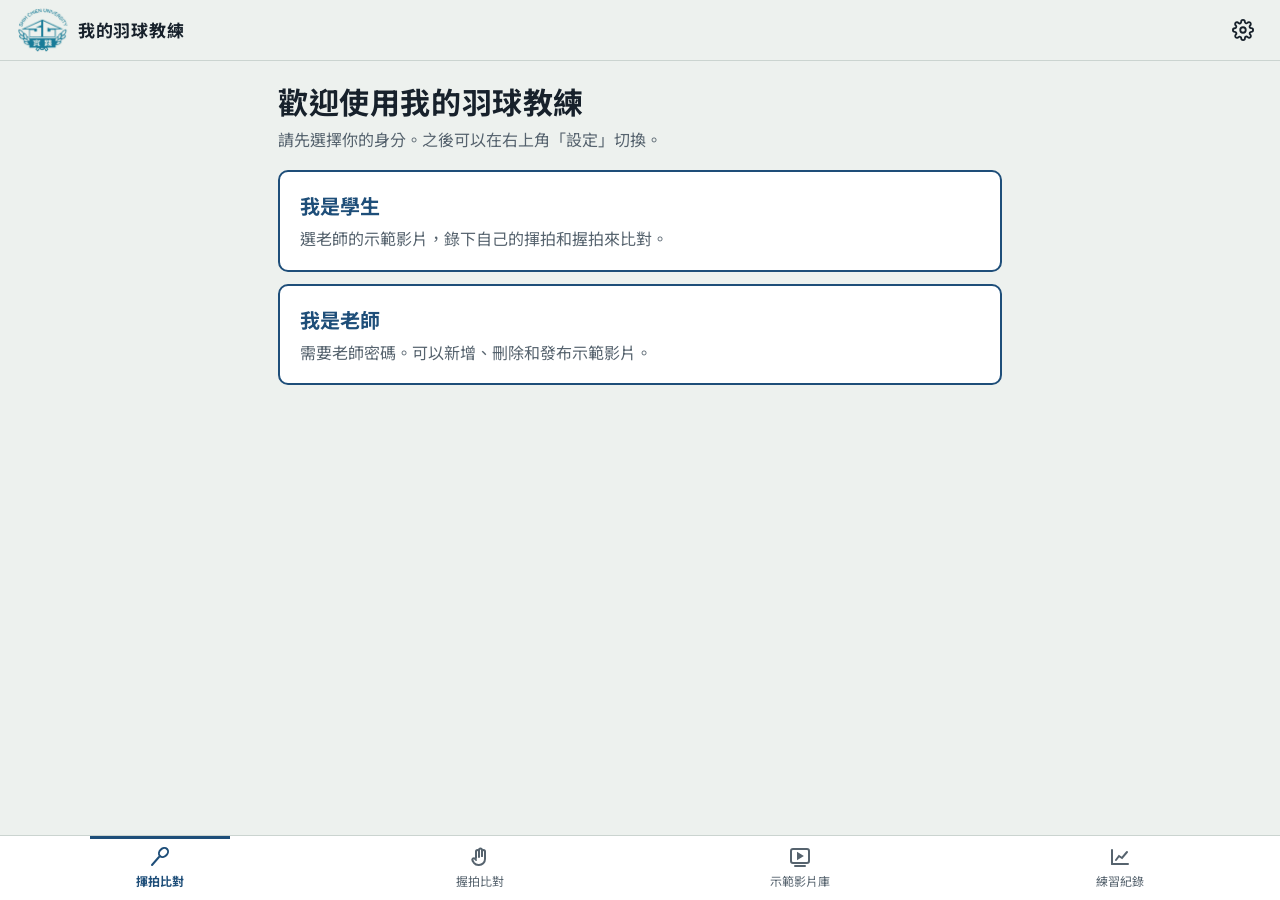
<file: index.html>
<!doctype html>
<html lang="zh-Hant-TW">
<head>
  <meta charset="utf-8">
  <meta name="viewport" content="width=device-width, initial-scale=1, viewport-fit=cover">
  <meta name="theme-color" content="#EDF1EE">
  <meta name="description" content="拍下你的揮拍與握拍，和老師的示範逐一比對角度、速度與位置。">
  <title>我的羽球教練</title>
  <link rel="manifest" href="manifest.webmanifest">
  <link rel="icon" type="image/png" href="icons/icon-192.png">
  <link rel="apple-touch-icon" href="icons/apple-touch-icon.png">
  <meta name="apple-mobile-web-app-capable" content="yes">
  <meta name="mobile-web-app-capable" content="yes">
  <meta name="apple-mobile-web-app-title" content="我的羽球教練">
  <meta name="apple-mobile-web-app-status-bar-style" content="default">
  <link rel="preconnect" href="https://fonts.googleapis.com">
  <link rel="preconnect" href="https://fonts.gstatic.com" crossorigin>
  <link rel="stylesheet" href="https://fonts.googleapis.com/css2?family=Barlow+Condensed:wght@500;600;700&family=Noto+Sans+TC:wght@400;500;700&display=swap">
  <link rel="stylesheet" href="css/app.css">
</head>
<body>
  <header class="topbar">
    <div class="brand">
      <img class="brand-logo" src="images/usc-logo.png" alt="實踐大學校徽" width="50" height="44">
      <span>我的羽球教練</span>
      <span id="roleBadge" class="role-badge" hidden>老師</span>
    </div>
    <button class="icon-btn" id="btnSettings" type="button" aria-label="設定">
      <svg viewBox="0 0 24 24" fill="none" stroke="currentColor" stroke-width="2" stroke-linecap="round" aria-hidden="true"><circle cx="12" cy="12" r="3"/><path d="M19.4 15a1.7 1.7 0 0 0 .3 1.8l.1.1a2 2 0 1 1-2.8 2.8l-.1-.1a1.7 1.7 0 0 0-1.8-.3 1.7 1.7 0 0 0-1 1.5V21a2 2 0 1 1-4 0v-.1a1.7 1.7 0 0 0-1.1-1.5 1.7 1.7 0 0 0-1.8.3l-.1.1a2 2 0 1 1-2.8-2.8l.1-.1a1.7 1.7 0 0 0 .3-1.8 1.7 1.7 0 0 0-1.5-1H3a2 2 0 1 1 0-4h.1a1.7 1.7 0 0 0 1.5-1.1 1.7 1.7 0 0 0-.3-1.8l-.1-.1a2 2 0 1 1 2.8-2.8l.1.1a1.7 1.7 0 0 0 1.8.3H9a1.7 1.7 0 0 0 1-1.5V3a2 2 0 1 1 4 0v.1a1.7 1.7 0 0 0 1 1.5 1.7 1.7 0 0 0 1.8-.3l.1-.1a2 2 0 1 1 2.8 2.8l-.1.1a1.7 1.7 0 0 0-.3 1.8V9a1.7 1.7 0 0 0 1.5 1H21a2 2 0 1 1 0 4h-.1a1.7 1.7 0 0 0-1.5 1z"/></svg>
    </button>
  </header>

  <main id="main" tabindex="-1">
    <div class="boot">載入中…</div>
  </main>

  <nav class="tabbar" aria-label="主要功能">
    <a href="#swing" data-tab="swing">
      <svg viewBox="0 0 24 24" fill="none" stroke="currentColor" stroke-width="2" stroke-linecap="round" aria-hidden="true"><path d="M4 20 L11 12"/><ellipse cx="15.5" cy="7.5" rx="4" ry="5" transform="rotate(45 15.5 7.5)"/></svg>
      揮拍比對
    </a>
    <a href="#grip" data-tab="grip">
      <svg viewBox="0 0 24 24" fill="none" stroke="currentColor" stroke-width="2" stroke-linecap="round" stroke-linejoin="round" aria-hidden="true"><path d="M8 13V6.5a1.5 1.5 0 0 1 3 0V12"/><path d="M11 11V5a1.5 1.5 0 0 1 3 0v6"/><path d="M14 11V6.5a1.5 1.5 0 0 1 3 0V14a6 6 0 0 1-6 6h-.5a6 6 0 0 1-4.6-2.2L4.5 15.6a1.6 1.6 0 0 1 2.4-2L8 15"/></svg>
      握拍比對
    </a>
    <a href="#library" data-tab="library">
      <svg viewBox="0 0 24 24" fill="none" stroke="currentColor" stroke-width="2" stroke-linecap="round" aria-hidden="true"><rect x="3" y="4" width="18" height="14" rx="2"/><path d="M10 8.5v5l4-2.5z" fill="currentColor"/><path d="M7 21h10"/></svg>
      示範影片庫
    </a>
    <a href="#history" data-tab="history">
      <svg viewBox="0 0 24 24" fill="none" stroke="currentColor" stroke-width="2" stroke-linecap="round" aria-hidden="true"><path d="M4 19V5"/><path d="M4 19h16"/><path d="M8 15l3-4 3 2 5-6"/></svg>
      練習紀錄
    </a>
  </nav>

  <div id="toast" role="status" aria-live="polite"></div>
  <script type="module" src="js/app.js?v=19"></script>
</body>
</html>
</file>
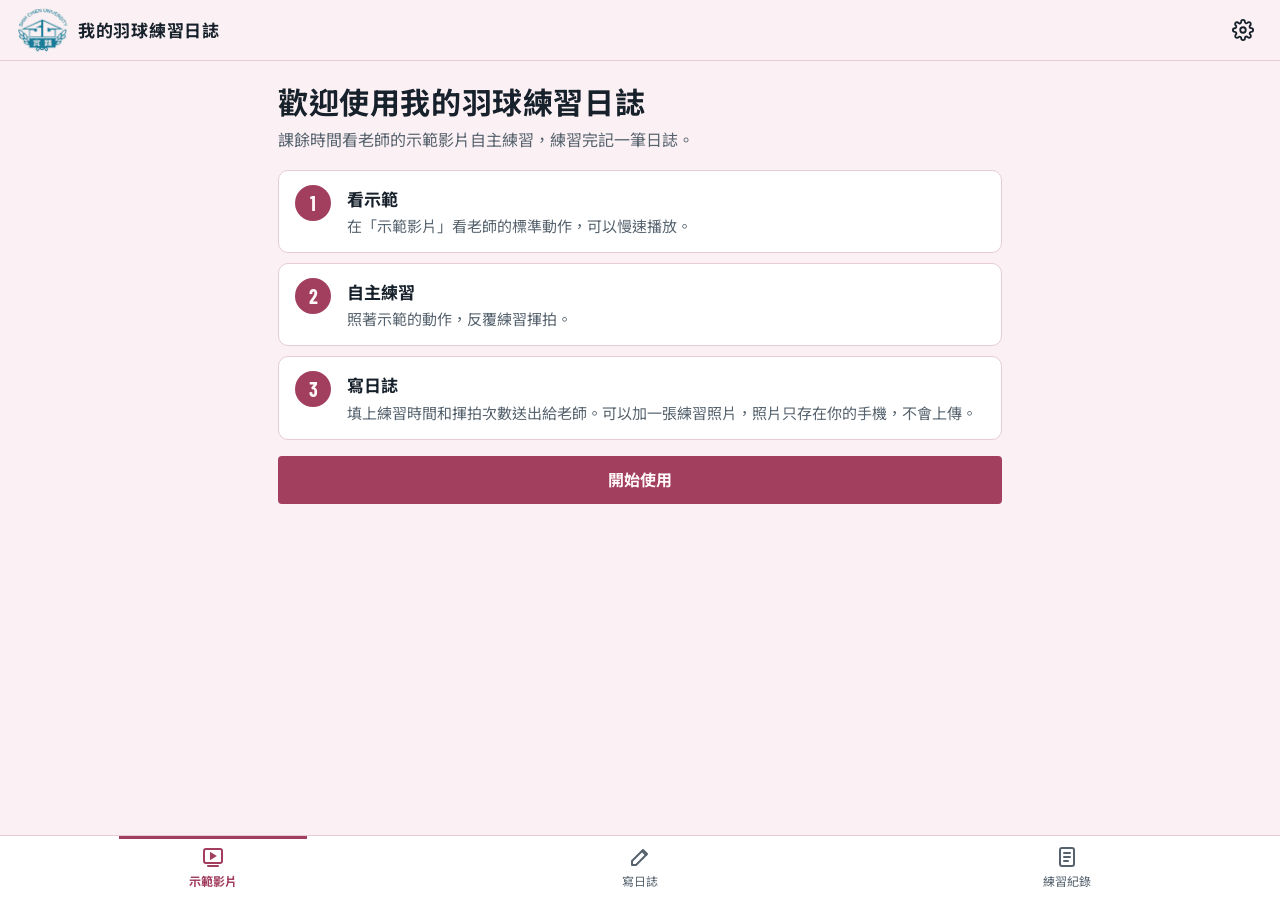
<file: journal/index.html>
<!doctype html>
<html lang="zh-Hant-TW">
<head>
  <meta charset="utf-8">
  <meta name="viewport" content="width=device-width, initial-scale=1, viewport-fit=cover">
  <meta name="theme-color" content="#FBF0F3">
  <meta name="description" content="看老師的示範影片自主練習，練習後記錄練習時間與揮拍次數。">
  <title>我的羽球練習日誌</title>
  <link rel="manifest" href="manifest.webmanifest">
  <link rel="icon" type="image/png" href="icons/icon-192.png?v=2">
  <link rel="apple-touch-icon" href="icons/apple-touch-icon.png?v=2">
  <meta name="apple-mobile-web-app-capable" content="yes">
  <meta name="mobile-web-app-capable" content="yes">
  <meta name="apple-mobile-web-app-title" content="練習日誌">
  <meta name="apple-mobile-web-app-status-bar-style" content="default">
  <link rel="preconnect" href="https://fonts.googleapis.com">
  <link rel="preconnect" href="https://fonts.gstatic.com" crossorigin>
  <link rel="stylesheet" href="https://fonts.googleapis.com/css2?family=Barlow+Condensed:wght@500;600;700&family=Noto+Sans+TC:wght@400;500;700&display=swap">
  <link rel="stylesheet" href="../css/app.css">
  <link rel="stylesheet" href="css/journal.css">
</head>
<body>
  <header class="topbar">
    <div class="brand">
      <img class="brand-logo" src="../images/usc-logo.png" alt="實踐大學校徽" width="50" height="44">
      <span>我的羽球練習日誌</span>
    </div>
    <button class="icon-btn" id="btnSettings" type="button" aria-label="設定">
      <svg viewBox="0 0 24 24" fill="none" stroke="currentColor" stroke-width="2" stroke-linecap="round" aria-hidden="true"><circle cx="12" cy="12" r="3"/><path d="M19.4 15a1.7 1.7 0 0 0 .3 1.8l.1.1a2 2 0 1 1-2.8 2.8l-.1-.1a1.7 1.7 0 0 0-1.8-.3 1.7 1.7 0 0 0-1 1.5V21a2 2 0 1 1-4 0v-.1a1.7 1.7 0 0 0-1.1-1.5 1.7 1.7 0 0 0-1.8.3l-.1.1a2 2 0 1 1-2.8-2.8l.1-.1a1.7 1.7 0 0 0 .3-1.8 1.7 1.7 0 0 0-1.5-1H3a2 2 0 1 1 0-4h.1a1.7 1.7 0 0 0 1.5-1.1 1.7 1.7 0 0 0-.3-1.8l-.1-.1a2 2 0 1 1 2.8-2.8l.1.1a1.7 1.7 0 0 0 1.8.3H9a1.7 1.7 0 0 0 1-1.5V3a2 2 0 1 1 4 0v.1a1.7 1.7 0 0 0 1 1.5 1.7 1.7 0 0 0 1.8-.3l.1-.1a2 2 0 1 1 2.8 2.8l-.1.1a1.7 1.7 0 0 0-.3 1.8V9a1.7 1.7 0 0 0 1.5 1H21a2 2 0 1 1 0 4h-.1a1.7 1.7 0 0 0-1.5 1z"/></svg>
    </button>
  </header>

  <main id="main" tabindex="-1">
    <div class="boot">載入中…</div>
  </main>

  <nav class="tabbar" aria-label="主要功能">
    <a href="#demos" data-tab="demos">
      <svg viewBox="0 0 24 24" fill="none" stroke="currentColor" stroke-width="2" stroke-linecap="round" aria-hidden="true"><rect x="3" y="4" width="18" height="14" rx="2"/><path d="M10 8.5v5l4-2.5z" fill="currentColor"/><path d="M7 21h10"/></svg>
      示範影片
    </a>
    <a href="#log" data-tab="log">
      <svg viewBox="0 0 24 24" fill="none" stroke="currentColor" stroke-width="2" stroke-linecap="round" stroke-linejoin="round" aria-hidden="true"><path d="M4 20h4L19 9l-4-4L4 16z"/><path d="M14 6l4 4"/></svg>
      寫日誌
    </a>
    <a href="#history" data-tab="history">
      <svg viewBox="0 0 24 24" fill="none" stroke="currentColor" stroke-width="2" stroke-linecap="round" stroke-linejoin="round" aria-hidden="true"><rect x="5" y="3" width="14" height="18" rx="2"/><path d="M9 8h6M9 12h6M9 16h4"/></svg>
      練習紀錄
    </a>
  </nav>

  <div id="toast" role="status" aria-live="polite"></div>
  <script type="module" src="js/journal.js?v=5"></script>
</body>
</html>
</file>
<file: css/app.css>
/* 我的羽球教練：以硬地球場為設計語彙。球場藍作為影像舞台，白色邊線同時是骨架線條 */
:root {
  --court: #1E4E79;
  --court-deep: #143856;
  --line: #F4F6F1;
  --paper: #EDF1EE;
  --surface: #FFFFFF;
  --ink: #17212B;
  --muted: #56636E;
  --rule: #CBD4D0;
  --teacher: #F2A900;
  --student: #FF5C4D;
  --good: #1E8A5A;
  --font-text: "Noto Sans TC", "PingFang TC", "Microsoft JhengHei", "Heiti TC", sans-serif;
  --font-num: "Barlow Condensed", "Arial Narrow", "Noto Sans TC", sans-serif;
  --radius-s: 4px;
  --radius-m: 10px;
  --nav-h: 64px;
  box-sizing: border-box;
  padding-top: env(safe-area-inset-top, 0px);
}
*, *::before, *::after { box-sizing: inherit; }
html { -webkit-text-size-adjust: 100%; scroll-padding-top: env(safe-area-inset-top, 0px); }
body {
  margin: 0; background: var(--paper); color: var(--ink);
  font-family: var(--font-text); font-size: 16px; line-height: 1.6;
  padding-bottom: calc(var(--nav-h) + env(safe-area-inset-bottom, 0px));
}
button, input, select { font: inherit; color: inherit; }
img, video, canvas { max-width: 100%; display: block; }
:focus-visible { outline: 3px solid var(--teacher); outline-offset: 2px; }

/* 上方列 */
.topbar {
  position: sticky; top: env(safe-area-inset-top, 0px); z-index: 20;
  display: flex; align-items: center; justify-content: space-between;
  padding: 8px 18px; background: var(--paper); border-bottom: 1px solid var(--rule);
}
.brand { display: flex; align-items: center; gap: 10px; font-weight: 700; font-size: 17px; letter-spacing: 0.04em; }
.role-badge { font-size: 12px; font-weight: 700; padding: 1px 8px; border-radius: 999px; background: var(--teacher); color: var(--ink); letter-spacing: 0; }
.role-badge[hidden] { display: none; }
.role-badge.student { background: #D6E3EF; color: var(--court-deep); }
.role-pick { display: grid; gap: 12px; }
.role-card {
  display: flex; flex-direction: column; gap: 4px; text-align: left; cursor: pointer;
  padding: 18px 20px; border: 2px solid var(--court); border-radius: var(--radius-m); background: var(--surface);
}
.role-card strong { font-size: 20px; color: var(--court); }
.role-card span { color: var(--muted); }
.role-card:hover { background: #E2EAF1; }
.field input[type="password"] { min-height: 46px; padding: 0 12px; border: 2px solid var(--rule); border-radius: var(--radius-s); background: var(--surface); }
.brand-logo { height: 44px; width: auto; display: block; }
.icon-btn { background: none; border: 0; padding: 8px; border-radius: 50%; cursor: pointer; display: grid; place-items: center; }
.icon-btn svg { width: 22px; height: 22px; }

main { max-width: 760px; margin: 0 auto; padding: 18px 18px 32px; }
main:focus { outline: none; }

/* 底部分頁 */
.tabbar {
  position: fixed; left: 0; right: 0; bottom: 0; z-index: 30;
  display: grid; grid-template-columns: repeat(4, 1fr);
  background: var(--surface); border-top: 1px solid var(--rule);
  padding-bottom: env(safe-area-inset-bottom, 0px);
}
.tabbar a {
  height: var(--nav-h); display: flex; flex-direction: column; align-items: center; justify-content: center; gap: 2px;
  color: var(--muted); text-decoration: none; font-size: 12px; position: relative;
}
.tabbar svg { width: 24px; height: 24px; }
.tabbar a[aria-current="page"] { color: var(--court); font-weight: 700; }
.tabbar a[aria-current="page"]::before { content: ""; position: absolute; top: 0; left: 28%; right: 28%; height: 3px; background: var(--court); }

/* 標題區 */
.screen-head { margin: 4px 0 18px; }
.screen-head h1 { font-size: 26px; line-height: 1.25; margin: 0; font-weight: 700; letter-spacing: 0.02em; }
.lede { margin: 6px 0 0; color: var(--muted); max-width: 34em; }
.back { display: inline-flex; align-items: center; gap: 2px; background: none; border: 0; padding: 4px 0; margin-bottom: 6px; color: var(--court); cursor: pointer; font-weight: 500; }
.back svg { width: 18px; height: 18px; }
h2 { font-size: 18px; margin: 28px 0 10px; }

/* 舞台：球場藍 + 白色邊線 */
.stage {
  position: relative; background: var(--court); border-radius: var(--radius-m);
  aspect-ratio: 4 / 3; overflow: hidden; color: var(--line);
}
.stage.tall { aspect-ratio: 3 / 4; }
.stage::after {
  content: ""; position: absolute; inset: 10px; border: 2px solid rgba(244, 246, 241, 0.55);
  border-radius: 3px; pointer-events: none;
}
.stage::before {
  content: ""; position: absolute; left: 10px; right: 10px; top: 50%; height: 2px;
  background: rgba(244, 246, 241, 0.22); pointer-events: none;
}
.stage-media, .stage-overlay, .stage-img { position: absolute; inset: 0; width: 100%; height: 100%; object-fit: contain; }
.stage-overlay { pointer-events: none; }
.stage.mirror .stage-media, .stage.mirror .stage-overlay { transform: scaleX(-1); }
.stage-hint {
  position: absolute; left: 50%; bottom: 20px; transform: translateX(-50%); z-index: 3;
  background: rgba(20, 56, 86, 0.88); color: var(--line); padding: 6px 14px; border-radius: 999px;
  font-size: 14px; white-space: nowrap; max-width: calc(100% - 40px); overflow: hidden; text-overflow: ellipsis;
}
.stage-hint.ok { background: var(--good); }
.stage-count {
  position: absolute; inset: 0; display: grid; place-items: center; z-index: 4;
  font-family: var(--font-num); font-weight: 700; font-size: 120px; color: var(--line);
  text-shadow: 0 2px 20px rgba(0, 0, 0, 0.35);
}
.stage.recording::after { border-color: var(--student); border-width: 3px; }
.rec-time {
  position: absolute; top: 20px; left: 22px; z-index: 3; font-family: var(--font-num); font-size: 22px; font-weight: 600;
  display: flex; align-items: center; gap: 8px;
}
.rec-time::before { content: ""; width: 10px; height: 10px; border-radius: 50%; background: var(--student); }
.stage-tag {
  position: absolute; top: 18px; left: 20px; z-index: 3; font-size: 13px; padding: 2px 10px; border-radius: 999px;
  background: var(--teacher); color: var(--ink); font-weight: 700;
}
.stage-tag.student { background: var(--student); color: #fff; }

/* 穩定度圓環 */
.hold-ring { position: absolute; top: 18px; right: 18px; width: 54px; height: 54px; z-index: 3; }
.hold-ring circle { fill: none; stroke-width: 5; }
.hold-ring .bg { stroke: rgba(244, 246, 241, 0.3); }
.hold-ring .fg { stroke: var(--line); stroke-linecap: round; transform: rotate(-90deg); transform-origin: 50% 50%; transition: stroke-dashoffset 0.1s linear; }

/* 控制列 */
.controls { display: flex; flex-wrap: wrap; align-items: center; gap: 12px; margin-top: 14px; }
.controls.center { justify-content: center; }
.rec-btn {
  width: 72px; height: 72px; border-radius: 50%; border: 4px solid var(--ink); background: var(--surface);
  display: grid; place-items: center; cursor: pointer; padding: 0;
}
.rec-btn span { width: 52px; height: 52px; border-radius: 50%; background: var(--student); transition: border-radius 0.2s, width 0.2s, height 0.2s; }
.rec-btn.on span { width: 28px; height: 28px; border-radius: 6px; }
.rec-btn:disabled { opacity: 0.5; }

.btn {
  display: inline-flex; align-items: center; justify-content: center; gap: 8px;
  min-height: 48px; padding: 0 20px; border-radius: var(--radius-s); border: 2px solid var(--court);
  background: var(--court); color: var(--line); font-weight: 700; cursor: pointer; text-decoration: none;
}
.btn.secondary { background: transparent; color: var(--court); }
.btn.quiet { border-color: transparent; background: transparent; color: var(--muted); font-weight: 500; }
.btn.danger { background: transparent; color: #B3261E; border-color: #E2B4B0; }
.btn:disabled { opacity: 0.45; cursor: default; }
.btn svg { width: 20px; height: 20px; }
.btn-row { display: grid; grid-template-columns: 1fr 1fr; gap: 10px; margin-top: 16px; }
.btn-row.one { grid-template-columns: 1fr; }

/* 分段選擇 */
.seg { display: inline-flex; border: 2px solid var(--court); border-radius: var(--radius-s); overflow: hidden; flex-wrap: wrap; }
.seg button { border: 0; background: transparent; padding: 8px 14px; cursor: pointer; color: var(--court); font-weight: 500; min-height: 40px; }
.seg button + button { border-left: 2px solid var(--court); }
.seg button[aria-checked="true"] { background: var(--court); color: var(--line); }

.field { display: flex; flex-direction: column; gap: 6px; margin-bottom: 16px; }
.field-label { font-weight: 700; font-size: 15px; }
.field-hint { color: var(--muted); font-size: 14px; }
.field input[type="text"], .field select {
  min-height: 46px; padding: 0 12px; border: 2px solid var(--rule); border-radius: var(--radius-s); background: var(--surface);
}
.field input[type="text"]:focus, .field select:focus { border-color: var(--court); outline: none; }

/* 示範列表 */
.tpl-list { display: flex; flex-direction: column; border-top: 1px solid var(--rule); }
.tpl-row {
  display: grid; grid-template-columns: 76px 1fr auto; gap: 14px; align-items: center;
  padding: 12px 0; border-bottom: 1px solid var(--rule); background: none; border-left: 0; border-right: 0; border-top: 0;
  text-align: left; cursor: pointer; width: 100%;
}
.tpl-row:hover .tpl-name { color: var(--court); }
.tpl-thumb { width: 76px; height: 57px; border-radius: var(--radius-s); background: var(--court); object-fit: cover; }
.tpl-name { font-weight: 700; font-size: 17px; line-height: 1.35; }
.chips { display: flex; flex-wrap: wrap; gap: 6px; margin-top: 4px; }
.chip { font-size: 12.5px; padding: 1px 8px; border-radius: 999px; background: #DCE4E0; color: var(--ink); }
.chip.swing { background: #D6E3EF; color: var(--court-deep); }
.chip.grip { background: #F7E6B5; color: #5C4200; }
.tpl-go { color: var(--muted); }
.tpl-go svg { width: 20px; height: 20px; }

.empty { padding: 26px 20px; border: 2px dashed var(--rule); border-radius: var(--radius-m); text-align: center; }
.empty h3 { margin: 0 0 6px; font-size: 18px; }
.empty p { margin: 0 auto 16px; color: var(--muted); max-width: 26em; }

.guide { margin: 14px 0 0; padding: 0; list-style: none; }
.guide li { position: relative; padding: 4px 0 4px 22px; }
.guide li::before { content: ""; position: absolute; left: 4px; top: 14px; width: 8px; height: 2px; background: var(--court); }

/* 進度 */
.progress { height: 8px; background: #D4DCD8; border-radius: 99px; overflow: hidden; margin-top: 14px; }
.progress > div { height: 100%; width: 0; background: var(--court); transition: width 0.15s; }
.progress .indeterminate { width: 35%; animation: indet 1.2s ease-in-out infinite; }
@keyframes indet { 0% { transform: translateX(-100%); } 100% { transform: translateX(300%); } }
.row-actions { display: flex; flex-direction: column; align-items: flex-end; gap: 6px; }
.row-actions .btn { min-height: 36px; padding: 0 12px; font-size: 14px; }
.chip.pub { background: #D3EBDD; color: #145C3C; }
.chip.unpub { background: #FBE3CF; color: #7A3B00; }
.progress-text { margin-top: 6px; color: var(--muted); font-size: 14px; }

/* 修剪 */
.trim { margin-top: 14px; display: grid; gap: 4px; }
.trim-row { display: grid; grid-template-columns: 3.5em 1fr 4em; gap: 10px; align-items: center; }
.trim-row output { font-family: var(--font-num); font-size: 18px; text-align: right; }
input[type="range"] { width: 100%; accent-color: var(--court); height: 32px; }

/* 計分板 */
.scoreboard {
  background: var(--court); color: var(--line); border-radius: var(--radius-m); padding: 22px 22px 18px;
  position: relative; overflow: hidden;
}
.scoreboard::after { content: ""; position: absolute; inset: 8px; border: 2px solid rgba(244, 246, 241, 0.4); border-radius: 3px; pointer-events: none; }
.score-main { display: flex; align-items: flex-end; gap: 16px; }
.score-num { font-family: var(--font-num); font-weight: 700; font-size: 104px; line-height: 0.82; letter-spacing: -0.01em; }
.score-cap { padding-bottom: 6px; }
.score-cap strong { display: block; font-size: 20px; }
.score-cap span { opacity: 0.8; font-size: 14px; }
.subscores { display: grid; grid-template-columns: repeat(auto-fit, minmax(88px, 1fr)); gap: 14px 18px; margin-top: 22px; }
.sub-name { font-size: 14px; opacity: 0.85; }
.sub-val { font-family: var(--font-num); font-size: 30px; font-weight: 600; line-height: 1.1; }
.sub-bar { height: 4px; background: rgba(244, 246, 241, 0.25); margin-top: 4px; }
.sub-bar > div { height: 100%; background: var(--line); }

/* 回饋 */
.notes { list-style: none; padding: 0; margin: 0; border-top: 1px solid var(--rule); }
.notes li { padding: 12px 0 12px 28px; border-bottom: 1px solid var(--rule); position: relative; }
.notes li::before { content: ""; position: absolute; left: 4px; top: 20px; width: 12px; height: 12px; border-radius: 50%; background: var(--student); }
.notes.good li::before { background: var(--good); }
.notes .detail { display: block; color: var(--muted); font-size: 14px; }

.legend { display: flex; gap: 16px; font-size: 14px; margin: 8px 0; flex-wrap: wrap; }
.legend span { display: inline-flex; align-items: center; gap: 6px; }
.legend i { width: 18px; height: 4px; border-radius: 2px; display: inline-block; }

.player-bar { display: grid; grid-template-columns: auto 1fr; gap: 12px; align-items: center; margin-top: 10px; }
.play-btn { width: 44px; height: 44px; border-radius: 50%; border: 0; background: var(--ink); color: var(--paper); cursor: pointer; display: grid; place-items: center; }
.play-btn svg { width: 20px; height: 20px; }

.pair { display: grid; grid-template-columns: 1fr 1fr; gap: 8px; }
.pair .stage { aspect-ratio: 3 / 4; }
.pair .stage::before { display: none; }

.chart-box { background: var(--surface); border: 1px solid var(--rule); border-radius: var(--radius-m); padding: 12px; }
.chart-box canvas { width: 100%; height: 200px; }
.chart-box select { min-height: 40px; border: 2px solid var(--rule); border-radius: var(--radius-s); padding: 0 8px; background: var(--surface); max-width: 100%; }

.table-wrap { overflow-x: auto; }
table.detail-table { width: 100%; border-collapse: collapse; font-size: 15px; }
.detail-table th, .detail-table td { text-align: left; padding: 9px 6px; border-bottom: 1px solid var(--rule); white-space: nowrap; }
.detail-table th { font-weight: 500; color: var(--muted); font-size: 13px; }
.detail-table td.num { font-family: var(--font-num); font-size: 18px; text-align: right; }
.detail-table th.num { text-align: right; }

/* 握拍步驟 */
.steps { display: flex; gap: 6px; margin-bottom: 14px; }
.steps span { flex: 1; font-size: 13px; padding-top: 6px; border-top: 4px solid var(--rule); color: var(--muted); }
.steps span[aria-current="step"] { border-color: var(--court); color: var(--ink); font-weight: 700; }
.steps span.done { border-color: var(--good); }
.step-box { display: grid; grid-template-columns: 1fr auto; gap: 14px; align-items: start; margin-bottom: 14px; }
.step-box h2 { margin: 0 0 4px; }
.step-box p { margin: 0; color: var(--muted); }
.step-ref { width: 96px; border-radius: var(--radius-s); border: 3px solid var(--teacher); }
.step-ref-cap { font-size: 12px; color: var(--muted); text-align: center; }

.history-row { display: grid; grid-template-columns: 1fr auto; gap: 12px; padding: 14px 0; border-bottom: 1px solid var(--rule); align-items: center; }
.history-score { font-family: var(--font-num); font-size: 40px; font-weight: 700; line-height: 1; color: var(--court); }
.history-meta { color: var(--muted); font-size: 14px; }
.history-tip { font-size: 14px; margin-top: 2px; }

.section-actions { display: flex; flex-wrap: wrap; gap: 10px; margin: 6px 0 18px; }
.note-box { background: #E2EAF1; border-left: 4px solid var(--court); padding: 12px 14px; border-radius: var(--radius-s); font-size: 15px; margin-top: 16px; }
.note-box.warn { background: #FBEFD0; border-color: var(--teacher); }

dialog.sheet {
  border: 0; border-radius: var(--radius-m); padding: 0; width: min(520px, calc(100% - 24px)); max-height: calc(100% - 40px);
  background: var(--paper); color: var(--ink);
}
dialog.sheet::backdrop { background: rgba(20, 56, 86, 0.5); }
.sheet-body { padding: 20px; }
.sheet-head { display: flex; justify-content: space-between; align-items: center; margin-bottom: 14px; }
.sheet-head h2 { margin: 0; }

#toast {
  position: fixed; left: 50%; bottom: calc(var(--nav-h) + 16px + env(safe-area-inset-bottom, 0px)); transform: translate(-50%, 20px);
  background: var(--ink); color: var(--paper); padding: 10px 18px; border-radius: 999px; z-index: 50;
  opacity: 0; pointer-events: none; transition: opacity 0.2s, transform 0.2s; max-width: calc(100% - 32px); text-align: center;
}
#toast.show { opacity: 1; transform: translate(-50%, 0); }

.boot { padding: 60px 0; text-align: center; color: var(--muted); }
.sr-only { position: absolute; width: 1px; height: 1px; overflow: hidden; clip: rect(0 0 0 0); white-space: nowrap; }

@media (min-width: 700px) {
  .screen-head h1 { font-size: 30px; }
  .stage.tall { aspect-ratio: 4 / 3; }
}
@media (prefers-reduced-motion: reduce) {
  *, *::before, *::after { transition: none !important; animation: none !important; }
}

/* ───────── 動作分析3D實驗室 ───────── */
.lab-entry { margin: 0 0 18px; display: grid; gap: 6px; }
.lab-entry .btn { width: 100%; background: #0E1C2B; border-color: #0E1C2B; }
.lab-entry .field-hint { margin: 0; }
.btn.small { min-height: 38px; padding: 0 12px; font-size: 14px; }
.lab { display: grid; gap: 10px; }
.lab-controls { display: flex; flex-wrap: wrap; gap: 10px; align-items: center; justify-content: space-between; }
.lab-views { display: flex; gap: 6px; }
.lab-view { min-height: 40px; padding: 0 12px; font-weight: 500; }
.lab-stage { position: relative; border-radius: var(--radius-m); overflow: hidden; background: #07111B; height: min(72vh, 150vw); }
.lab-canvas { display: block; width: 100%; height: 100%; touch-action: none; cursor: grab; }
.lab-canvas:active { cursor: grabbing; }
@media (orientation: landscape) { .lab-stage { height: min(78vh, 56vw); } }
.lab-player .player-bar { margin-top: 0; }
.lab-track { position: relative; padding-top: 26px; }
.lab-marks { position: absolute; left: 0; right: 0; top: 0; height: 24px; }
.lab-mark {
  position: absolute; top: 0; transform: translateX(-50%); border: 1px solid var(--court); background: var(--surface); color: var(--court);
  font-size: 12px; line-height: 1; padding: 4px 7px; border-radius: 999px; cursor: pointer; white-space: nowrap;
}
.lab-mark::after { content: ""; position: absolute; left: 50%; top: 100%; width: 1px; height: 6px; background: var(--court); }
.lab-time { margin-left: auto; font-family: var(--font-num); font-size: 16px; color: var(--muted); }
.lab-caption:empty { display: none; }
.lab-caption { background: #0E1C2B; color: #E6EEF5; border-radius: var(--radius-m); padding: 12px 14px; }
.lab-caption ul { list-style: none; margin: 6px 0 0; padding: 0; display: grid; gap: 4px; }
.lab-caption li { display: flex; flex-wrap: wrap; gap: 4px 12px; align-items: baseline; }
.lab-part { min-width: 8em; }
.lab-val { font-family: var(--font-num); font-size: 18px; font-weight: 600; }
.lab-val.blue { color: #2F7FD1; }
.lab-val.orange { color: #D9651A; }
.lab-caption .lab-val.blue { color: #4EA8FF; }
.lab-caption .lab-val.orange { color: #FF8A3D; }
.lab-diff { font-family: var(--font-num); font-size: 16px; color: var(--muted); }
.lab-caption .lab-diff { color: #AFC2D3; }
.lab-note { margin: 4px 0 0; font-size: 13.5px; color: var(--muted); }
.lab-legend i { height: 6px; }
.lab-videos { margin-top: 14px; border: 1px solid var(--rule); border-radius: var(--radius-m); padding: 10px 12px; background: var(--surface); }
.lab-videos summary, .lab-preview summary { cursor: pointer; font-weight: 700; min-height: 32px; display: flex; align-items: center; }
.lab-videos .pair { margin-top: 10px; }
.lab-novideo { display: grid; place-items: center; text-align: center; padding: 12px; }
.lab-novideo p { position: relative; z-index: 1; margin: 0; font-size: 14px; }
.lab-tag.blue { background: #4EA8FF; color: #06121E; }
.lab-tag.orange { background: #FF8A3D; color: #1E0E02; }
.lab-preview { margin: 16px 0; border: 1px solid var(--rule); border-radius: var(--radius-m); padding: 10px 12px; background: var(--surface); }
.lab-preview .lab { margin-top: 10px; }
.lab-diffs { list-style: none; margin: 0; padding: 0; display: grid; gap: 10px; }
.lab-diffs button {
  width: 100%; text-align: left; display: grid; gap: 6px; padding: 12px 14px; cursor: pointer;
  background: var(--surface); border: 1px solid var(--rule); border-left: 4px solid #FF8A3D; border-radius: var(--radius-s);
}
.lab-diffs button:hover { border-color: #FF8A3D; }
.lab-diff-head { display: flex; flex-wrap: wrap; gap: 6px; align-items: center; }
.lab-diff-head strong { font-size: 16px; }
.lab-diff-vals { display: flex; flex-wrap: wrap; gap: 4px 14px; align-items: baseline; }
.lab-diff-advice { font-size: 15px; }
.lab-diffs .detail { color: var(--muted); font-size: 13.5px; }
.lab-diff-go { font-size: 13px; color: var(--court); }
.chip.sev-high { background: #FFD9D6; color: #8C1D18; }
.chip.sev-low { background: #FDEBC8; color: #6B4A00; }

/* ───────── v9：多球拆解、即時數據、練習方法 ───────── */
.lab-hero { background: #0E1C2B; color: #E6EEF5; border-radius: var(--radius-m); padding: 16px 18px; margin-bottom: 14px; display: grid; gap: 8px; }
.lab-hero-num { display: flex; align-items: baseline; gap: 8px; }
.lab-hero-num b { font-family: var(--font-num); font-size: 48px; line-height: 1; color: #FF8A3D; }
.lab-hero-num span { font-size: 20px; font-weight: 700; }
.lab-hero p { margin: 0; line-height: 1.6; }
.lab-hero .chips { margin: 0; }
.shot-picker { margin: 0 0 16px; }
.shot-sum { margin: 0 0 8px; color: var(--muted); font-size: 14.5px; }
.shot-row { display: flex; gap: 8px; overflow-x: auto; padding-bottom: 4px; }
.shot-chip {
  flex: 0 0 auto; display: grid; gap: 1px; text-align: left; padding: 8px 12px; min-width: 88px; cursor: pointer;
  border: 2px solid var(--rule); border-radius: var(--radius-s); background: var(--surface);
}
.shot-chip[aria-pressed="true"] { border-color: #FF8A3D; background: #FFF3EA; }
.shot-no { font-weight: 700; font-size: 14px; }
.shot-time { font-family: var(--font-num); font-size: 14px; color: var(--muted); }
.shot-score { font-family: var(--font-num); font-size: 18px; font-weight: 600; }
.shot-tag { font-size: 11.5px; border-radius: 999px; padding: 0 6px; justify-self: start; }
.shot-tag.best { background: #D3EBDD; color: #145C3C; }
.shot-tag.worst { background: #FFD9D6; color: #8C1D18; }
.lab-metrics { overflow-x: auto; }
.lab-metrics table { width: 100%; border-collapse: collapse; background: #0E1C2B; color: #DCE7F0; border-radius: var(--radius-m); overflow: hidden; font-size: 14px; }
.lab-metrics td:first-child { white-space: normal; min-width: 6.5em; }
.lab-metrics th, .lab-metrics td { padding: 6px 8px; text-align: left; white-space: nowrap; border-bottom: 1px solid rgba(120,175,230,0.15); }
.lab-metrics th { font-weight: 500; color: #9FB3C6; font-size: 12.5px; }
.lab-metrics th.blue { color: #4EA8FF; } .lab-metrics th.orange { color: #FF8A3D; }
.lab-metrics td.num { font-family: var(--font-num); font-size: 16px; text-align: right; }
.lab-metrics th:not(:first-child) { text-align: right; }
.lab-metrics tr.warn td { color: #FF8B85; }
.lab-diffs li { display: grid; gap: 0; }
.lab-diffs li .drill { border: 1px solid var(--rule); border-top: 0; border-left: 4px solid var(--good); border-radius: 0 0 var(--radius-s) var(--radius-s); margin-top: -2px; }
.drill { background: #F1F8F3; padding: 10px 14px; display: grid; gap: 4px; }
.drill p { margin: 0; font-size: 14.5px; }
.drill-head { display: flex; flex-wrap: wrap; gap: 6px 10px; align-items: baseline; }
.drill-label { font-size: 12px; font-weight: 700; color: #145C3C; background: #D3EBDD; border-radius: 999px; padding: 1px 8px; }
.drill-dose { font-family: var(--font-num); font-size: 15px; color: var(--muted); }
.drill-cue { color: #145C3C; font-weight: 500; }
.practice { margin: 0; padding-left: 1.4em; display: grid; gap: 12px; }
.practice li { background: var(--surface); border: 1px solid var(--rule); border-radius: var(--radius-s); padding: 10px 14px; }
.practice li p { margin: 4px 0 0; font-size: 14.5px; }
.practice .detail { color: var(--muted); font-size: 13.5px; }

/* ───────── v10：練習紀錄（Google 試算表後台） ───────── */
.trk-totals, .trk-account { background: var(--surface); border: 1px solid var(--rule); border-radius: var(--radius-m); padding: 14px 16px; margin-bottom: 16px; display: grid; gap: 6px; }
.trk-totals > div { display: flex; flex-wrap: wrap; align-items: baseline; gap: 4px 12px; }
.trk-totals b { font-family: var(--font-num); font-size: 30px; color: var(--court); }
.trk-totals .field-hint { margin: 0; }
.trk-totals .btn { justify-self: start; }
.trk-k { font-size: 13px; color: var(--muted); }
.trk-account b { font-size: 20px; }
.trk-gbtn { min-height: 48px; margin: 4px 0 8px; }
.trk-code-row { display: flex; gap: 10px; align-items: center; }
.trk-code-row input { flex: 1; max-width: 12em; min-height: 46px; padding: 0 12px; border: 2px solid var(--rule); border-radius: var(--radius-s); background: var(--surface); font-family: var(--font-num); font-size: 22px; letter-spacing: 0.2em; }
.trk-code { font-family: var(--font-num); font-size: 44px; font-weight: 700; letter-spacing: 0.25em; color: var(--court); margin: 12px 0 0; }
.trk-filters { display: flex; flex-wrap: wrap; gap: 10px; align-items: center; margin-bottom: 14px; }
.trk-filters select { min-height: 42px; border: 2px solid var(--rule); border-radius: var(--radius-s); padding: 0 8px; background: var(--surface); }
.trk-check { display: inline-flex; align-items: center; gap: 6px; font-size: 14.5px; min-height: 42px; }
.trk-check input { width: 18px; height: 18px; accent-color: var(--court); }
.trk-kpis { display: grid; grid-template-columns: repeat(auto-fit, minmax(130px, 1fr)); gap: 10px; margin-bottom: 14px; }
.trk-kpis > div { background: var(--surface); border: 1px solid var(--rule); border-radius: var(--radius-m); padding: 10px 12px; display: grid; gap: 2px; }
.trk-kpis b { font-family: var(--font-num); font-size: 26px; color: var(--court); line-height: 1.1; }
.trk-kpis > div.warn b { color: #B3261E; }
.trk-table td { vertical-align: top; }
.trk-table td b { font-weight: 700; }
.trk-table .detail { color: var(--muted); font-size: 12.5px; font-family: var(--font-text); }
.trk-table tr.idle td:first-child { box-shadow: inset 4px 0 0 #E8A09A; padding-left: 10px; }
@media (max-width: 600px) {
  .trk-table thead { display: none; }
  .trk-table, .trk-table tbody { display: block; }
  .trk-table tr { display: grid; grid-template-columns: repeat(3, 1fr); gap: 6px 10px; padding: 12px 0; border-bottom: 1px solid var(--rule); }
  .trk-table td { border: 0; padding: 0; white-space: normal; text-align: left !important; font-size: 16px; }
  .trk-table td.trk-who { grid-column: 1 / -1; }
  .trk-table td[data-label]::before { content: attr(data-label); display: block; font-size: 12px; color: var(--muted); font-family: var(--font-text); }
  .trk-table tr.idle td:first-child { box-shadow: none; padding-left: 0; }
  .trk-table tr.idle { box-shadow: inset 4px 0 0 #E8A09A; padding-left: 12px; }
}

/* ───────── v11：實驗組／對照組 ───────── */
.trk-period { background: var(--surface); border: 1px solid var(--rule); border-radius: var(--radius-m); padding: 12px 14px; margin-bottom: 8px; display: grid; gap: 6px; }
.trk-period .field-hint { margin: 0; }
.trk-period-row { display: flex; flex-wrap: wrap; gap: 8px; align-items: center; }
.trk-period-row input[type="date"] { min-height: 42px; border: 2px solid var(--rule); border-radius: var(--radius-s); padding: 0 8px; background: var(--surface); }
.trk-groups td:first-child { white-space: normal; min-width: 8.5em; }
.trk-groups th.num, .trk-groups td.num { font-size: 16px; }
.trk-groups th { color: var(--ink); font-weight: 700; font-size: 14px; }
.trk-groups .all { background: #EEF3F7; }
.chip.grp.exp { background: #FFE2CC; color: #7A3300; }
.chip.grp.ctl { background: #D6E3EF; color: var(--court-deep); }
.chip.grp.none { background: #E4E7E5; color: var(--muted); }
.trk-who .chip { margin-right: 4px; font-size: 12px; }
.trk-paste { width: 100%; min-height: 180px; padding: 10px 12px; border: 2px solid var(--rule); border-radius: var(--radius-s); background: var(--surface); font-family: ui-monospace, Menlo, Consolas, monospace; font-size: 14px; line-height: 1.5; }
.trk-paste:focus { border-color: var(--court); outline: none; }
.guide-steps { padding-left: 1.3em; margin: 0 0 14px; display: grid; gap: 6px; }

/* v14 綁定表單 */
.trk-steps { margin: 6px 0 14px; padding-left: 1.4em; line-height: 1.7; }
.trk-wait { color: var(--accent, #0B6E4F); font-weight: 600; }
.trk-pair { display: flex; flex-wrap: wrap; align-items: center; justify-content: space-between; gap: 10px; margin: 14px 0 6px; padding: 12px 14px; border: 2px dashed var(--rule); border-radius: var(--radius-s); background: var(--surface); }
.trk-pair .trk-k { display: block; }
.trk-pair-code { font-family: var(--font-num); font-size: 28px; letter-spacing: 0.18em; color: var(--court); user-select: all; -webkit-user-select: all; }

/* 綁定完成 */
.trk-linked { text-align: center; padding: 28px 8px 8px; display: grid; justify-items: center; gap: 4px; }
.trk-linked h1 { font-size: 28px; margin: 6px 0 10px; }
.trk-linked b { font-size: 19px; }
.trk-linked-mail { color: var(--muted); }
.trk-linked .lede { margin-top: 14px; }
.trk-check { width: 84px; height: 84px; color: var(--good); animation: trk-pop 0.35s ease-out; }
.trk-check svg { width: 100%; height: 100%; }
@keyframes trk-pop { from { transform: scale(0.6); opacity: 0; } to { transform: scale(1); opacity: 1; } }
@media (prefers-reduced-motion: reduce) { .trk-check { animation: none; } }
.trk-return { background: var(--surface); border: 2px solid var(--court); border-radius: var(--radius-s); padding: 6px 10px; margin: 4px 0; list-style-position: inside; }

/* 自評：看系統評分前先為自己打分數 */
.self-media { margin: 4px 0 14px; }
.self-box { background: var(--surface); border: 1px solid var(--rule); border-radius: var(--radius-m); padding: 16px 16px 10px; }
.self-head { display: flex; align-items: flex-end; gap: 14px; min-height: 76px; }
.self-num { font-family: var(--font-num); font-weight: 700; font-size: 80px; line-height: 0.85; color: var(--student); min-width: 1.6em; }
.self-word { font-size: 17px; font-weight: 700; padding-bottom: 6px; }
.self-slider { display: grid; grid-template-columns: auto 1fr auto; gap: 10px; align-items: center; margin-top: 10px; }
.self-range { accent-color: var(--student); height: 40px; }
.self-range.untouched { opacity: 0.55; }
.self-step { width: 48px; height: 44px; border-radius: var(--radius-s); border: 2px solid var(--rule); background: var(--surface); font-family: var(--font-num); font-size: 18px; font-weight: 600; cursor: pointer; }
.self-bands { display: grid; grid-template-columns: repeat(2, 1fr); gap: 6px; margin-top: 10px; }
.self-bands span { border: 1px solid var(--rule); border-radius: var(--radius-s); padding: 6px 10px; font-size: 14px; cursor: pointer; background: var(--surface); }
.self-bands span b { font-family: var(--font-num); font-size: 16px; margin-right: 6px; }
.self-bands span.on { border-color: var(--student); background: #FFE9E6; font-weight: 700; }
.self-compare { margin-top: 12px; background: var(--surface); border: 1px solid var(--rule); border-left: 4px solid var(--student); border-radius: var(--radius-s); padding: 12px 14px; }
.sc-cells { display: grid; grid-template-columns: repeat(3, 1fr); gap: 10px; }
.sc-cells span { display: block; font-size: 13px; color: var(--muted); line-height: 1.3; }
.sc-cells b { font-family: var(--font-num); font-size: 34px; line-height: 1.1; }
.sc-cells .close b { color: var(--good); }
.self-compare p { margin: 8px 0 0; font-size: 15px; }
.history-scores { text-align: right; }
.history-cap { font-size: 12px; color: var(--muted); line-height: 1.2; }
.history-self { font-size: 14px; color: var(--student); font-weight: 700; margin-top: 2px; }
.self-num.blank { color: var(--rule); }
.self-word { flex: 1; }
</file>
<file: journal/css/journal.css>
/* 我的羽球練習日誌：沿用「我的羽球教練」的版面，改用淡粉色系（校徽顏色不變） */
:root {
  --court: #A23E5E;
  --court-deep: #7A2945;
  --paper: #FBF0F3;
  --rule: #E8CCD5;
  --line: #FFF8FA;
}
.topbar { background: var(--paper); }
.role-badge.student { background: #F6D6E0; color: var(--court-deep); }
.role-card:hover { background: #F7E3E9; }
.chip { background: #F1DDE3; }
.chip.swing { background: #F6D6E0; color: var(--court-deep); }
.note-box { background: #F8E4EA; border-left-color: var(--court); }
.note-box.warn { background: #FBEFD0; border-color: var(--teacher); }
.progress { background: #EBD3DA; }
dialog.sheet::backdrop { background: rgba(122, 41, 69, 0.45); }
.tpl-thumb { background: #E7BFCC; }

/* 表單欄位：數字、日期、多行文字 */
.field input[type="number"], .field input[type="date"], .field textarea {
  min-height: 46px; padding: 8px 12px; border: 2px solid var(--rule); border-radius: var(--radius-s); background: var(--surface); width: 100%;
}
.field textarea { resize: vertical; line-height: 1.5; }
.field input[type="number"]:focus, .field input[type="date"]:focus, .field textarea:focus { border-color: var(--court); outline: none; }
.field input[type="date"] { -webkit-appearance: none; appearance: none; }
.jr-two { display: grid; grid-template-columns: 1fr 1fr; gap: 12px; }
.field[hidden] { display: none; }
textarea { font: inherit; color: inherit; }

/* 歡迎步驟 */
.jr-steps { list-style: none; counter-reset: s; padding: 0; margin: 0 0 8px; display: grid; gap: 10px; }
.jr-steps li { counter-increment: s; display: grid; grid-template-columns: 40px 1fr; gap: 2px 12px; align-items: start; background: var(--surface); border: 1px solid var(--rule); border-radius: var(--radius-m); padding: 14px 16px; }
.jr-steps li::before { content: counter(s); grid-row: span 2; width: 36px; height: 36px; border-radius: 50%; background: var(--court); color: var(--line); display: grid; place-items: center; font-family: var(--font-num); font-size: 20px; font-weight: 700; }
.jr-steps b { font-size: 17px; }
.jr-steps span { color: var(--muted); font-size: 15px; }

/* 示範播放 */
.jr-stage { background: #2B1720; }
.jr-stage::before, .jr-stage::after { display: none; }
.jr-snaps { display: grid; grid-template-columns: repeat(auto-fit, minmax(140px, 1fr)); gap: 8px; }
.jr-snaps img { width: 100%; border-radius: var(--radius-s); background: #2B1720; }
.jr-stage + .field, .jr-snaps + .field { margin-top: 14px; }
main > .field:has(.seg) { margin-top: 14px; }

/* 照片 */
.jr-photo-empty { border: 2px dashed var(--rule); border-radius: var(--radius-m); padding: 26px 16px; text-align: center; color: var(--muted); background: var(--surface); }
.jr-photo-has { display: grid; gap: 6px; justify-items: start; }
.jr-photo-has img { max-height: 280px; width: auto; max-width: 100%; border-radius: var(--radius-m); border: 1px solid var(--rule); }
.btn.small { min-height: 38px; padding: 0 14px; font-size: 14px; }

/* 送出完成 */
.jr-done { display: grid; grid-template-columns: 120px 1fr; gap: 16px; align-items: center; background: var(--surface); border: 1px solid var(--rule); border-radius: var(--radius-m); padding: 14px; margin-bottom: 14px; }
.jr-done img { width: 120px; height: 120px; object-fit: cover; border-radius: var(--radius-s); }
.jr-big { font-size: 15px; color: var(--muted); }
.jr-big b { font-family: var(--font-num); font-size: 40px; color: var(--court); line-height: 1.1; }

/* 練習紀錄 */
.jr-kpis { display: grid; grid-template-columns: 1fr 1fr; gap: 12px; }
.jr-kpis > div { display: block; }
.jr-kpis .trk-k { display: block; }
.jr-kpis b { font-family: var(--font-num); font-size: 34px; color: var(--court); }
.jr-kpis .detail { color: var(--muted); font-size: 14px; }
.jr-list { display: flex; flex-direction: column; border-top: 1px solid var(--rule); }
.jr-row { display: grid; grid-template-columns: 76px 1fr auto; gap: 14px; align-items: center; padding: 12px 0; border: 0; border-bottom: 1px solid var(--rule); background: none; text-align: left; cursor: pointer; width: 100%; }
.jr-row .chip { display: inline-block; margin-top: 4px; }
.jr-row:hover .tpl-name { color: var(--court); }
.jr-detail-photo { width: 100%; max-height: 70vh; object-fit: contain; border-radius: var(--radius-m); background: #2B1720; }

/* 三個分頁平均分配 */
.tabbar { grid-template-columns: repeat(3, 1fr); }
.jr-done.no-photo { grid-template-columns: 1fr; }
.jr-private { color: var(--court-deep); }
</file>
